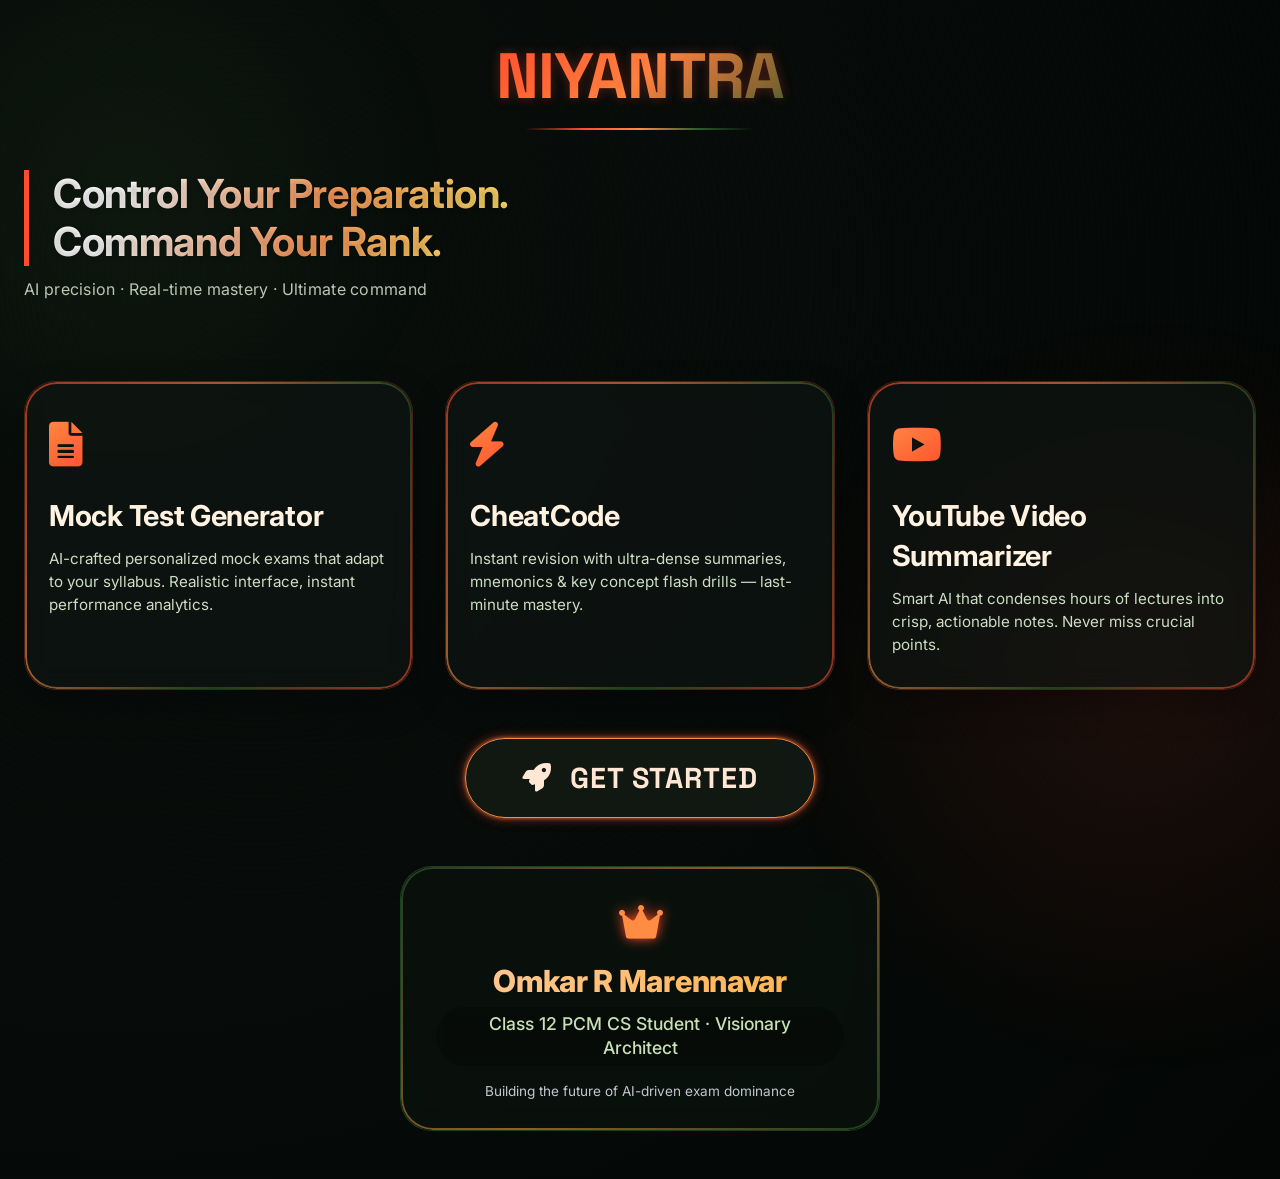
<file: index.html>
<!DOCTYPE html>
<html lang="en">
<head>
  <meta charset="UTF-8">
  <meta name="viewport" content="width=device-width, initial-scale=1.0, user-scalable=no">
  <title>Niyantra | AI-Powered Exam Command</title>
  <!-- Google Fonts: Modern & Premium -->
  <link href="https://fonts.googleapis.com/css2?family=Inter:opsz,wght@14..32,300;14..32,400;14..32,600;14..32,700;14..32,800&family=Space+Grotesk:wght@400;500;600;700&display=swap" rel="stylesheet">
  <!-- Font Awesome 6 (free icons) -->
  <link rel="stylesheet" href="https://cdnjs.cloudflare.com/ajax/libs/font-awesome/6.0.0-beta3/css/all.min.css">
  <style>
    * {
      margin: 0;
      padding: 0;
      box-sizing: border-box;
    }

    body {
      background: radial-gradient(circle at 10% 20%, #0a0f0c, #030605);
      font-family: 'Inter', 'Space Grotesk', sans-serif;
      color: #eef5ff;
      line-height: 1.4;
      min-height: 100vh;
      display: flex;
      justify-content: center;
      align-items: center;
      padding: 2rem 1.5rem;
      position: relative;
    }

    /* animated noise/grain for premium texture */
    body::before {
      content: "";
      position: fixed;
      top: 0;
      left: 0;
      width: 100%;
      height: 100%;
      background: repeating-radial-gradient(circle at 20% 30%, rgba(0,0,0,0.05) 0px, rgba(0,0,0,0.05) 2px, transparent 2px, transparent 6px);
      pointer-events: none;
      z-index: 0;
    }

    .landing-container {
      max-width: 1280px;
      width: 100%;
      margin: 0 auto;
      position: relative;
      z-index: 2;
    }

    /* header - top center */
    .brand {
      text-align: center;
      margin-bottom: 3rem;
    }
    .brand h1 {
      font-size: 4rem;
      font-weight: 800;
      letter-spacing: -0.02em;
      background: linear-gradient(135deg, #FF4D2E 0%, #FF8C42 50%, #2C5F2D 100%);
      -webkit-background-clip: text;
      background-clip: text;
      color: transparent;
      text-shadow: 0 0 12px rgba(255, 77, 46, 0.3);
      font-family: 'Space Grotesk', monospace;
      position: relative;
      display: inline-block;
    }
    .brand h1::after {
      content: '';
      position: absolute;
      bottom: -8px;
      left: 10%;
      width: 80%;
      height: 2px;
      background: linear-gradient(90deg, transparent, #FF4D2E, #FF8C42, #2C5F2D, transparent);
      border-radius: 4px;
    }

    /* left side quote area */
    .hero-section {
      display: flex;
      flex-direction: column;
      align-items: flex-start;
      margin-bottom: 3rem;
    }
    .power-quote {
      max-width: 700px;
      margin-bottom: 2rem;
    }
    .power-quote p {
      font-size: 2.5rem;
      font-weight: 700;
      line-height: 1.2;
      background: linear-gradient(115deg, #fff 20%, #FF9A5A 60%, #FFD966 90%);
      -webkit-background-clip: text;
      background-clip: text;
      color: transparent;
      text-shadow: 0 2px 5px rgba(0,0,0,0.2);
      letter-spacing: -0.01em;
      border-left: 5px solid #FF4D2E;
      padding-left: 1.5rem;
    }
    .power-quote small {
      display: block;
      color: #b8c7b0;
      margin-top: 0.8rem;
      font-size: 1rem;
      font-weight: 400;
      letter-spacing: 0.3px;
    }

    /* Feature Cards Grid */
    .cards-grid {
      display: flex;
      flex-wrap: wrap;
      gap: 2rem;
      justify-content: space-between;
      margin: 3rem 0 3rem 0;
    }
    .feature-card {
      flex: 1;
      min-width: 250px;
      background: rgba(18, 25, 20, 0.55);
      backdrop-filter: blur(12px);
      border-radius: 2rem;
      padding: 2rem 1.5rem;
      border: 1px solid rgba(255, 77, 46, 0.25);
      transition: all 0.3s ease;
      box-shadow: 0 15px 35px rgba(0,0,0,0.3);
      position: relative;
      overflow: hidden;
    }
    /* glowing border effect */
    .feature-card::before {
      content: "";
      position: absolute;
      inset: 0;
      border-radius: 2rem;
      padding: 2px;
      background: linear-gradient(125deg, #FF4D2E, #FF8C42, #2C5F2D, #FF4D2E);
      mask: linear-gradient(#fff 0 0) content-box, linear-gradient(#fff 0 0);
      -webkit-mask: linear-gradient(#fff 0 0) content-box, linear-gradient(#fff 0 0);
      -webkit-mask-composite: xor;
      mask-composite: exclude;
      opacity: 0.6;
      transition: opacity 0.4s;
      pointer-events: none;
    }
    .feature-card:hover::before {
      opacity: 1;
      background: linear-gradient(145deg, #FF6A3A, #FFAA5E, #3C8740, #FF6A3A);
      animation: borderPulse 1.2s ease-in-out infinite alternate;
    }
    .feature-card:hover {
      transform: translateY(-8px);
      box-shadow: 0 25px 40px rgba(0,0,0,0.5), 0 0 0 2px rgba(255, 77, 46, 0.2);
    }
    @keyframes borderPulse {
      0% { opacity: 0.5; filter: blur(0px);}
      100% { opacity: 1; filter: blur(0.5px);}
    }
    .card-icon {
      font-size: 2.8rem;
      margin-bottom: 1.2rem;
      display: inline-block;
      background: linear-gradient(145deg, #FF8C42, #FF4D2E);
      -webkit-background-clip: text;
      background-clip: text;
      color: transparent;
    }
    .feature-card h3 {
      font-size: 1.8rem;
      font-weight: 700;
      margin-bottom: 0.75rem;
      letter-spacing: -0.3px;
      color: #FFF2E0;
    }
    .feature-card p {
      color: #cdddc4;
      font-weight: 400;
      font-size: 0.95rem;
      line-height: 1.5;
    }

    /* Big Glowing Button */
    .cta-wrapper {
      display: flex;
      justify-content: center;
      margin: 2rem 0 3rem;
    }
    .glow-button {
      background: rgba(20, 28, 22, 0.8);
      backdrop-filter: blur(8px);
      padding: 1.2rem 3.5rem;
      font-size: 1.8rem;
      font-weight: 700;
      font-family: 'Space Grotesk', sans-serif;
      color: #FFE6D5;
      border: 1px solid #FF8C42;
      border-radius: 60px;
      cursor: pointer;
      transition: 0.25s;
      letter-spacing: 1px;
      text-transform: uppercase;
      box-shadow: 0 0 12px rgba(255, 77, 46, 0.5), 0 0 4px rgba(255, 140, 66, 0.8);
      text-decoration: none;
      display: inline-block;
      text-align: center;
    }
    .glow-button:hover {
      transform: scale(1.02);
      background: rgba(44, 95, 45, 0.5);
      border-color: #FF4D2E;
      box-shadow: 0 0 28px rgba(255, 77, 46, 0.7), 0 0 15px rgba(44, 95, 45, 0.8);
      color: #ffffff;
      text-shadow: 0 0 3px #FF8C42;
    }

    /* Founder Card with glowing effect */
    .founder-section {
      display: flex;
      justify-content: center;
      margin-top: 1.5rem;
      margin-bottom: 1rem;
    }
    .founder-card {
      max-width: 480px;
      width: 100%;
      background: rgba(12, 20, 14, 0.65);
      backdrop-filter: blur(14px);
      border-radius: 2rem;
      padding: 1.8rem 2.2rem;
      text-align: center;
      border: 1px solid rgba(44, 95, 45, 0.6);
      transition: all 0.35s ease;
      position: relative;
    }
    /* glowing border effect for founder */
    .founder-card::before {
      content: "";
      position: absolute;
      inset: 0;
      border-radius: 2rem;
      padding: 2px;
      background: linear-gradient(135deg, #2C5F2D, #FF8C42, #2C5F2D);
      mask: linear-gradient(#fff 0 0) content-box, linear-gradient(#fff 0 0);
      -webkit-mask: linear-gradient(#fff 0 0) content-box, linear-gradient(#fff 0 0);
      -webkit-mask-composite: xor;
      mask-composite: exclude;
      opacity: 0.6;
      transition: opacity 0.4s;
      pointer-events: none;
    }
    .founder-card:hover::before {
      opacity: 1;
      background: linear-gradient(135deg, #FF8C42, #2C5F2D, #FF4D2E);
      animation: softGlow 1.1s infinite alternate;
    }
    .founder-card:hover {
      transform: scale(1.02);
      box-shadow: 0 0 18px rgba(44, 95, 45, 0.6);
    }
    @keyframes softGlow {
      0% { opacity: 0.4; filter: blur(0px);}
      100% { opacity: 0.9; filter: blur(0.3px);}
    }
    .founder-name {
      font-size: 1.9rem;
      font-weight: 800;
      background: linear-gradient(125deg, #FFC99B, #FFB347);
      -webkit-background-clip: text;
      background-clip: text;
      color: transparent;
      letter-spacing: -0.3px;
      margin-bottom: 0.3rem;
    }
    .founder-title {
      font-size: 1.1rem;
      font-weight: 500;
      color: #C7E0B5;
      background: rgba(0,0,0,0.3);
      display: inline-block;
      padding: 0.3rem 1rem;
      border-radius: 40px;
      backdrop-filter: blur(4px);
    }
    .founder-icon {
      font-size: 2.4rem;
      margin-bottom: 0.6rem;
      color: #FF8C42;
      filter: drop-shadow(0 0 6px #FF4D2E);
    }

    /* smooth animations */
    .feature-card, .glow-button, .founder-card, .power-quote p {
      animation: fadeUp 0.7s cubic-bezier(0.2, 0.9, 0.4, 1.1) forwards;
      opacity: 0;
    }
    .power-quote p { animation-delay: 0.1s; }
    .feature-card:nth-child(1) { animation-delay: 0.2s; }
    .feature-card:nth-child(2) { animation-delay: 0.35s; }
    .feature-card:nth-child(3) { animation-delay: 0.5s; }
    .glow-button { animation-delay: 0.7s; }
    .founder-card { animation-delay: 0.85s; }

    @keyframes fadeUp {
      0% { opacity: 0; transform: translateY(28px); filter: blur(2px);}
      100% { opacity: 1; transform: translateY(0); filter: blur(0);}
    }

    /* responsiveness */
    @media (max-width: 900px) {
      .brand h1 { font-size: 3rem; }
      .power-quote p { font-size: 1.8rem; }
      .cards-grid { gap: 1.5rem; flex-direction: column; }
      .feature-card { text-align: center; }
      .glow-button { font-size: 1.4rem; padding: 1rem 2.2rem; }
      .founder-name { font-size: 1.6rem; }
    }
    @media (max-width: 540px) {
      .power-quote p { font-size: 1.5rem; padding-left: 1rem; }
      .brand h1 { font-size: 2.5rem; }
    }

    /* small decorative particles */
    .bg-glow-spot {
      position: fixed;
      width: 60vw;
      height: 60vw;
      background: radial-gradient(circle, rgba(255,77,46,0.1) 0%, rgba(44,95,45,0) 70%);
      border-radius: 50%;
      bottom: -20%;
      right: -20%;
      z-index: 0;
      pointer-events: none;
    }
    .bg-glow-spot2 {
      position: fixed;
      width: 50vw;
      height: 50vw;
      background: radial-gradient(circle, rgba(44,95,45,0.12) 0%, rgba(255,140,66,0) 70%);
      top: -15%;
      left: -15%;
      border-radius: 50%;
      pointer-events: none;
    }
  </style>
</head>
<body>
  <div class="bg-glow-spot"></div>
  <div class="bg-glow-spot2"></div>
  <div class="landing-container">
    <!-- Top center brand -->
    <div class="brand">
      <h1>NIYANTRA</h1>
    </div>

    <!-- Left side powerful quote -->
    <div class="hero-section">
      <div class="power-quote">
        <p>Control Your Preparation.<br>Command Your Rank.</p>
        <small>AI precision · Real-time mastery · Ultimate command</small>
      </div>
    </div>

    <!-- Feature cards with glowing border effect -->
    <div class="cards-grid">
      <div class="feature-card">
        <div class="card-icon"><i class="fas fa-file-alt"></i></div>
        <h3>Mock Test Generator</h3>
        <p>AI-crafted personalized mock exams that adapt to your syllabus. Realistic interface, instant performance analytics.</p>
      </div>
      <div class="feature-card">
        <div class="card-icon"><i class="fas fa-bolt"></i></div>
        <h3>CheatCode</h3>
        <p>Instant revision with ultra-dense summaries, mnemonics & key concept flash drills — last-minute mastery.</p>
      </div>
      <div class="feature-card">
        <div class="card-icon"><i class="fab fa-youtube"></i></div>
        <h3>YouTube Video Summarizer</h3>
        <p>Smart AI that condenses hours of lectures into crisp, actionable notes. Never miss crucial points.</p>
      </div>
    </div>

    <!-- Big glowing Get Started button linking to chat.html -->
    <div class="cta-wrapper">
      <a href="chat.html" class="glow-button">
        <i class="fas fa-rocket" style="margin-right: 10px;"></i> Get Started
      </a>
    </div>

    <!-- Founder card with glowing effect -->
    <div class="founder-section">
      <div class="founder-card">
        <div class="founder-icon"><i class="fas fa-crown"></i></div>
        <div class="founder-name">Omkar R Marennavar</div>
        <div class="founder-title">Class 12 PCM CS Student · Visionary Architect</div>
        <p style="margin-top: 1rem; font-size: 0.85rem; opacity: 0.8;">Building the future of AI-driven exam dominance</p>
      </div>
    </div>
  </div>

  <!-- simple inline style to ensure link is clean and no default underline -->
  <style>
    a {
      text-decoration: none;
    }
    .glow-button {
      transition: all 0.2s ease-in-out;
    }
    ::selection {
      background: #FF4D2E;
      color: #0a0f0c;
    }
    /* custom scroll */
    ::-webkit-scrollbar {
      width: 6px;
      background: #141e16;
    }
    ::-webkit-scrollbar-thumb {
      background: #FF8C42;
      border-radius: 10px;
    }
  </style>
</body>
</html>
</file>
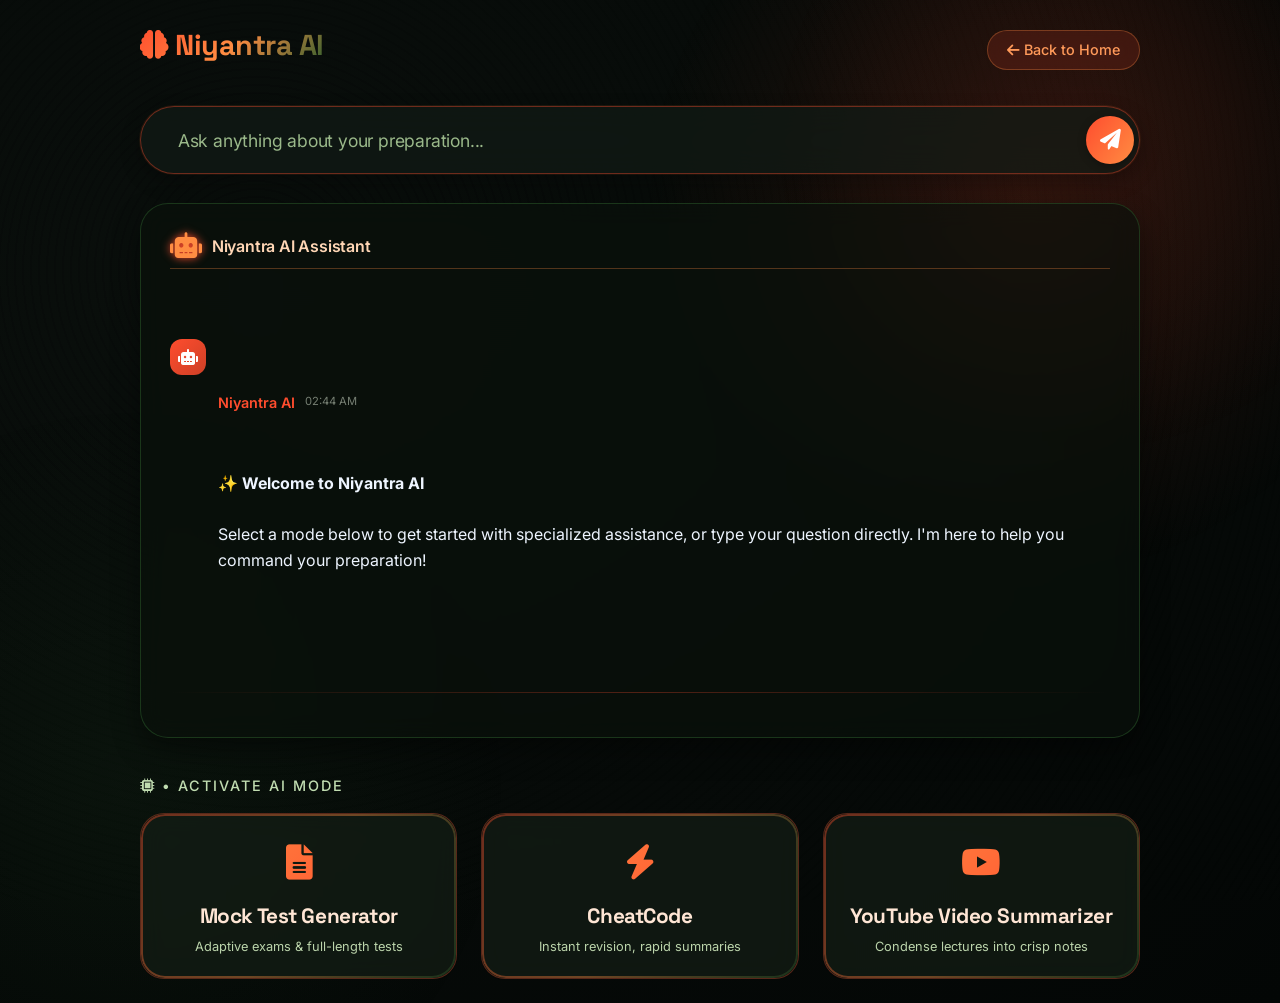
<file: chat.html>
<!DOCTYPE html>
<html lang="en">
<head>
    <meta charset="UTF-8">
    <meta name="viewport" content="width=device-width, initial-scale=1.0, user-scalable=no">
    <title>Niyantra AI | Intelligent Command Center</title>
    <!-- Google Fonts -->
    <link href="https://fonts.googleapis.com/css2?family=Inter:opsz,wght@14..32,300;14..32,400;14..32,500;14..32,600;14..32,700;14..32,800&family=Space+Grotesk:wght@400;500;600;700&display=swap" rel="stylesheet">
    <!-- Font Awesome 6 -->
    <link rel="stylesheet" href="https://cdnjs.cloudflare.com/ajax/libs/font-awesome/6.0.0-beta3/css/all.min.css">
    <style>
        * {
            margin: 0;
            padding: 0;
            box-sizing: border-box;
        }

        body {
            background: radial-gradient(circle at 20% 30%, #0a0f0c, #030605);
            font-family: 'Inter', 'Space Grotesk', sans-serif;
            min-height: 100vh;
            display: flex;
            justify-content: center;
            align-items: center;
            padding: 1.5rem;
            position: relative;
        }

        /* animated background grain */
        body::before {
            content: "";
            position: fixed;
            top: 0;
            left: 0;
            width: 100%;
            height: 100%;
            background: repeating-radial-gradient(circle at 20% 30%, rgba(0,0,0,0.05) 0px, rgba(0,0,0,0.05) 2px, transparent 2px, transparent 6px);
            pointer-events: none;
            z-index: 0;
        }

        /* glow spots */
        .bg-spot {
            position: fixed;
            width: 50vw;
            height: 50vw;
            background: radial-gradient(circle, rgba(255,77,46,0.08) 0%, rgba(44,95,45,0) 70%);
            border-radius: 50%;
            top: -20%;
            right: -10%;
            pointer-events: none;
            z-index: 0;
        }
        .bg-spot2 {
            position: fixed;
            width: 60vw;
            height: 60vw;
            background: radial-gradient(circle, rgba(44,95,45,0.1) 0%, rgba(255,140,66,0) 70%);
            bottom: -30%;
            left: -20%;
            border-radius: 50%;
            pointer-events: none;
        }

        .chat-container {
            max-width: 1000px;
            width: 100%;
            margin: 0 auto;
            position: relative;
            z-index: 2;
            display: flex;
            flex-direction: column;
            gap: 1.8rem;
        }

        /* header with back/home link */
        .chat-header {
            display: flex;
            justify-content: space-between;
            align-items: baseline;
            flex-wrap: wrap;
            gap: 1rem;
            margin-bottom: 0.5rem;
        }
        .logo-area h2 {
            font-size: 1.8rem;
            font-weight: 800;
            background: linear-gradient(135deg, #FF4D2E 0%, #FF8C42 50%, #2C5F2D 100%);
            -webkit-background-clip: text;
            background-clip: text;
            color: transparent;
            letter-spacing: -0.5px;
        }
        .home-link {
            color: #FF9A5A;
            text-decoration: none;
            font-weight: 500;
            background: rgba(255, 77, 46, 0.15);
            padding: 0.5rem 1.2rem;
            border-radius: 40px;
            backdrop-filter: blur(8px);
            transition: all 0.2s;
            font-size: 0.9rem;
            border: 1px solid rgba(255, 140, 66, 0.3);
        }
        .home-link:hover {
            background: rgba(255, 77, 46, 0.3);
            border-color: #FF8C42;
            transform: translateY(-2px);
        }

        /* searchbar-style chat input */
        .chat-input-area {
            background: rgba(18, 28, 22, 0.7);
            backdrop-filter: blur(16px);
            border-radius: 80px;
            border: 1px solid rgba(255, 77, 46, 0.4);
            box-shadow: 0 8px 20px rgba(0,0,0,0.3), 0 0 0 1px rgba(255, 140, 66, 0.1);
            transition: all 0.2s;
            display: flex;
            align-items: center;
            padding: 0.3rem 0.3rem 0.3rem 1.5rem;
        }
        .chat-input-area:focus-within {
            border-color: #FF8C42;
            box-shadow: 0 0 20px rgba(255, 77, 46, 0.3), 0 0 0 2px rgba(255, 140, 66, 0.3);
        }
        .chat-input-area input {
            flex: 1;
            background: transparent;
            border: none;
            padding: 1.1rem 0.8rem;
            font-size: 1.1rem;
            font-weight: 500;
            color: #f0f3ea;
            font-family: 'Inter', sans-serif;
            outline: none;
        }
        .chat-input-area input::placeholder {
            color: #9ab88a;
            font-weight: 400;
            letter-spacing: -0.2px;
        }
        .chat-input-area button {
            background: linear-gradient(125deg, #FF4D2E, #FF8C42);
            border: none;
            width: 48px;
            height: 48px;
            border-radius: 60px;
            color: white;
            font-size: 1.3rem;
            cursor: pointer;
            transition: 0.2s;
            display: flex;
            align-items: center;
            justify-content: center;
            box-shadow: 0 2px 8px rgba(0,0,0,0.3);
        }
        .chat-input-area button:hover {
            transform: scale(1.02);
            box-shadow: 0 0 12px #FF8C42;
        }

        /* AI Reply Area */
        .ai-reply-area {
            background: rgba(10, 18, 12, 0.65);
            backdrop-filter: blur(12px);
            border-radius: 28px;
            padding: 1.8rem;
            min-height: 280px;
            border: 1px solid rgba(44, 95, 45, 0.5);
            box-shadow: 0 12px 28px rgba(0,0,0,0.4);
            transition: all 0.2s;
        }
        .reply-header {
            display: flex;
            align-items: center;
            gap: 10px;
            margin-bottom: 1.2rem;
            padding-bottom: 0.6rem;
            border-bottom: 1px solid rgba(255, 140, 66, 0.3);
        }
        .reply-header i {
            font-size: 1.6rem;
            color: #FF8C42;
            filter: drop-shadow(0 0 4px #FF4D2E);
        }
        .reply-header span {
            font-weight: 600;
            color: #FFD6B5;
            letter-spacing: -0.2px;
        }
        .reply-content {
            color: #e2ecd9;
            line-height: 1.6;
            font-size: 1rem;
            white-space: pre-wrap;
            word-break: break-word;
        }
        .reply-placeholder {
            opacity: 0.7;
            font-style: italic;
        }

        /* Mode Selection Cards Grid */
        .modes-section {
            margin-top: 0.5rem;
        }
        .modes-title {
            font-size: 0.9rem;
            text-transform: uppercase;
            letter-spacing: 2px;
            margin-bottom: 1rem;
            color: #c0dcb0;
            font-weight: 500;
        }
        .modes-grid {
            display: flex;
            gap: 1.5rem;
            flex-wrap: wrap;
            transition: all 0.3s ease;
        }
        .mode-card {
            flex: 1;
            min-width: 180px;
            background: rgba(20, 30, 22, 0.7);
            backdrop-filter: blur(12px);
            border-radius: 1.5rem;
            padding: 1.4rem 1.2rem;
            text-align: center;
            cursor: pointer;
            transition: all 0.25s ease;
            border: 1px solid rgba(255, 77, 46, 0.3);
            position: relative;
        }
        /* glowing border effect */
        .mode-card::before {
            content: "";
            position: absolute;
            inset: 0;
            border-radius: 1.5rem;
            padding: 2px;
            background: linear-gradient(125deg, #FF4D2E, #FF8C42, #2C5F2D);
            mask: linear-gradient(#fff 0 0) content-box, linear-gradient(#fff 0 0);
            -webkit-mask: linear-gradient(#fff 0 0) content-box, linear-gradient(#fff 0 0);
            -webkit-mask-composite: xor;
            mask-composite: exclude;
            opacity: 0.5;
            transition: opacity 0.3s;
            pointer-events: none;
        }
        .mode-card:hover::before {
            opacity: 1;
            animation: borderPulse 1s infinite alternate;
        }
        .mode-card:hover {
            transform: translateY(-6px);
            box-shadow: 0 12px 28px rgba(0,0,0,0.4);
        }
        @keyframes borderPulse {
            0% { opacity: 0.5; }
            100% { opacity: 0.9; filter: blur(0.2px);}
        }
        .mode-icon {
            font-size: 2.2rem;
            background: linear-gradient(135deg, #FF8C42, #FF4D2E);
            -webkit-background-clip: text;
            background-clip: text;
            color: transparent;
            margin-bottom: 0.5rem;
        }
        .mode-card h4 {
            font-size: 1.3rem;
            font-weight: 700;
            margin-bottom: 0.3rem;
            color: #FFE6D5;
        }
        .mode-card p {
            font-size: 0.8rem;
            color: #bbd4ab;
        }

        /* Exit mode bar */
        .exit-mode-bar {
            display: flex;
            justify-content: flex-end;
            margin-bottom: 1rem;
        }
        .exit-btn {
            background: rgba(30, 20, 18, 0.9);
            backdrop-filter: blur(8px);
            border: 1px solid #FF4D2E;
            padding: 0.5rem 1.2rem;
            border-radius: 40px;
            color: #FFAA7A;
            font-weight: 600;
            cursor: pointer;
            transition: 0.2s;
            font-size: 0.9rem;
            display: inline-flex;
            align-items: center;
            gap: 8px;
        }
        .exit-btn:hover {
            background: rgba(255, 77, 46, 0.2);
            border-color: #FF8C42;
            color: white;
            transform: scale(1.02);
        }

        /* hidden class */
        .hidden {
            display: none;
        }

        /* animations */
        .mode-card, .exit-btn {
            animation: fadeSlideUp 0.4s ease-out;
        }
        @keyframes fadeSlideUp {
            from {
                opacity: 0;
                transform: translateY(15px);
            }
            to {
                opacity: 1;
                transform: translateY(0);
            }
        }

        @media (max-width: 700px) {
            .modes-grid { flex-direction: column; }
            .chat-input-area input { font-size: 0.95rem; }
            .ai-reply-area { min-height: 220px; }
        }
    </style>
    <link rel="stylesheet" href="style.css">
</head>
<body>
    <div class="bg-spot"></div>
    <div class="bg-spot2"></div>
    <div class="chat-container">
        <div class="chat-header">
            <div class="logo-area">
                <h2><i class="fas fa-brain"></i> Niyantra AI</h2>
            </div>
            <a href="index.html" class="home-link"><i class="fas fa-arrow-left"></i> Back to Home</a>
        </div>

        <!-- Searchbar-style chat input -->
        <div class="chat-input-area">
            <input type="text" id="userInput" placeholder="Ask anything about your preparation... e.g., 'Generate a mock test on calculus' or 'Summarize this topic'">
            <button id="sendBtn"><i class="fas fa-paper-plane"></i></button>
        </div>

        <!-- AI reply area -->
        <div class="ai-reply-area" id="aiReplyArea">
            <div class="reply-header">
                <i class="fas fa-robot"></i>
                <span>Niyantra AI Assistant</span>
            </div>
            <div class="reply-content" id="replyContent">
                <span class="reply-placeholder">✨ Ready to command your prep. Select a mode or type your request...</span>
            </div>
        </div>

        <!-- Mode Selection Cards + Exit control dynamically -->
        <div class="modes-section" id="modesSection">
            <div class="modes-title"><i class="fas fa-microchip"></i> • ACTIVATE AI MODE</div>
            <div class="modes-grid" id="modesGrid">
                <div class="mode-card" data-mode="mocktest">
                    <div class="mode-icon"><i class="fas fa-file-alt"></i></div>
                    <h4>Mock Test Generator</h4>
                    <p>Adaptive exams & full-length tests</p>
                </div>
                <div class="mode-card" data-mode="cheatcode">
                    <div class="mode-icon"><i class="fas fa-bolt"></i></div>
                    <h4>CheatCode</h4>
                    <p>Instant revision, rapid summaries</p>
                </div>
                <div class="mode-card" data-mode="youtube">
                    <div class="mode-icon"><i class="fab fa-youtube"></i></div>
                    <h4>YouTube Video Summarizer</h4>
                    <p>Condense lectures into crisp notes</p>
                </div>
            </div>
        </div>
    </div>

    <script src="script.js"></script>
    <script>
        // ---------- Core Chat & Mode Logic ----------
        // State management
        let activeMode = null;        // 'mocktest', 'cheatcode', 'youtube'
        let conversationHistory = [];  // store last messages for context (simple)
        
        const userInput = document.getElementById('userInput');
        const sendBtn = document.getElementById('sendBtn');
        const replyContentDiv = document.getElementById('replyContent');
        const modesGrid = document.getElementById('modesGrid');
        const modesSection = document.getElementById('modesSection');
        
        // Helper to update UI: show/hide modes based on activeMode
        function updateModeUI() {
            if (activeMode) {
                // Hide all mode cards by adding hidden class to each child
                const cards = document.querySelectorAll('.mode-card');
                cards.forEach(card => {
                    card.classList.add('hidden');
                });
                // Create or show exit button if not existing
                let exitBar = document.querySelector('.exit-mode-bar');
                if (!exitBar) {
                    exitBar = document.createElement('div');
                    exitBar.className = 'exit-mode-bar';
                    modesSection.insertBefore(exitBar, modesGrid);
                }
                exitBar.innerHTML = `<div class="exit-btn" id="exitModeBtn"><i class="fas fa-times-circle"></i> Exit ${getModeDisplayName(activeMode)} Mode</div>`;
                const exitBtn = document.getElementById('exitModeBtn');
                if (exitBtn) {
                    exitBtn.addEventListener('click', () => {
                        activeMode = null;
                        updateModeUI();
                        // reset conversation and show welcome placeholder
                        conversationHistory = [];
                        replyContentDiv.innerHTML = `<span class="reply-placeholder">✨ Mode deactivated. Select a new mode or ask anything directly.</span>`;
                        // Optionally clear input
                        userInput.value = '';
                    });
                }
            } else {
                // Remove exit bar and show all cards
                const exitBar = document.querySelector('.exit-mode-bar');
                if (exitBar) exitBar.remove();
                const cards = document.querySelectorAll('.mode-card');
                cards.forEach(card => {
                    card.classList.remove('hidden');
                });
            }
        }
        
        function getModeDisplayName(mode) {
            if (mode === 'mocktest') return 'Mock Test Generator';
            if (mode === 'cheatcode') return 'CheatCode';
            if (mode === 'youtube') return 'YouTube Summarizer';
            return mode;
        }
        
        // Handle mode click: activate mode and reset chat
        function activateMode(mode) {
            activeMode = mode;
            // Reset conversation for new mode
            conversationHistory = [];
            // Clear input field
            userInput.value = '';
            // Update UI to show exit button and hide other modes
            updateModeUI();
            // Set a nice welcome message based on mode
            let welcomeMsg = '';
            switch(mode) {
                case 'mocktest':
                    welcomeMsg = '🎯 **Mock Test Generator Activated**\n\nReady to challenge yourself. Tell me the subject (e.g., Physics, Mathematics, Chemistry) and topics, and I\'ll generate a custom mock test with answers.';
                    break;
                case 'cheatcode':
                    welcomeMsg = '⚡ **CheatCode Mode — Instant Revision**\n\nProvide a topic, chapter, or concept. I\'ll compress key facts, formulas, and mnemonics in seconds.';
                    break;
                case 'youtube':
                    welcomeMsg = '📺 **YouTube Video Summarizer Active**\n\nPaste a YouTube video URL or describe the lecture topic, and I\'ll generate concise, structured summaries.';
                    break;
                default: welcomeMsg = 'Mode activated. How can I assist?';
            }
            replyContentDiv.innerHTML = `<span>${welcomeMsg.replace(/\n/g, '<br>')}</span>`;
        }
        
        // Attach click listeners to mode cards
        function initModeCards() {
            document.querySelectorAll('.mode-card').forEach(card => {
                card.addEventListener('click', (e) => {
                    const mode = card.getAttribute('data-mode');
                    if (mode) activateMode(mode);
                });
            });
        }
        
        // Simulate intelligent AI reply based on active mode and user input
        async function generateAIReply(userMessage, mode) {
            // Simulate AI reasoning with some variety, premium responses.
            // For mocktest, cheatcode, youtube summarizer — produce contextual output.
            const lowerMsg = userMessage.toLowerCase();
            
            // Helper for delay simulation (realistic)
            await new Promise(resolve => setTimeout(resolve, 500 + Math.random() * 400));
            
            if (mode === 'mocktest') {
                if (lowerMsg.includes('physics') || lowerMsg.includes('mechanics') || lowerMsg.includes('kinematics')) {
                    return `📝 **Mock Test: Physics (Kinematics & Dynamics)**\n\n**Section A (MCQs)**\n1. A particle moves with velocity v = 3t² + 2t. Find acceleration at t=2s.\n   a) 14 m/s²  b) 12 m/s²  c) 10 m/s²  d) 8 m/s²\n2. A ball thrown upward reaches max height H. Time of flight? (Neglect air resistance)\n   a) √(2H/g)  b) 2√(2H/g)  c) 2√(H/g)  d) √(H/g)\n\n**Section B (Numerical)**\nQ3. A car accelerates from rest at 4 m/s² for 5s then constant speed for 10s. Find total distance.\n\n*Want answer key or more questions? Type "show answers" or specify topic.*`;
                } else if (lowerMsg.includes('math') || lowerMsg.includes('calculus')) {
                    return `📐 **Mock Test: Mathematics (Calculus & Derivatives)**\n\n1. Differentiate: f(x) = e^{2x} · sin(3x)\n2. Evaluate ∫ (3x² + 2x + 1) dx\n3. Find the slope of tangent to y = ln(x) at x = e.\n\n*Need step-by-step solutions? Reply with "solve". Generate another set by typing "new test".*`;
                } else {
                    return `📋 **Custom Mock Test Generator**\n\nI'll create a tailored test for "${userMessage}".\n\nSample question format:\n- 5 MCQs on key concepts\n- 2 short answer problems\n\nWould you like to specify subject (Physics, Chemistry, Math, CS) or continue with general aptitude?`;
                }
            } 
            else if (mode === 'cheatcode') {
                if (lowerMsg.includes('newton') || lowerMsg.includes('laws of motion')) {
                    return `⚡ **CheatCode: Newton's Laws**\n\n🔹 **First Law:** Inertia → body remains at rest/uniform motion unless net force acts.\n🔹 **Second Law:** F = ma (momentum change rate).\n🔹 **Third Law:** Action = - Reaction.\n✨ **Trick:** "Every force has equal opposite buddy."\n📌 Impulse = F Δt = Δp.\n\n*Want formula sheet or practice?*`;
                } else if (lowerMsg.includes('organic') || lowerMsg.includes('chemistry')) {
                    return `🧪 **CheatCode: Organic Chemistry Essentials**\n\n• **IUPAC:** Identify longest chain, priority order: -COOH > -CHO > -OH\n• **Inductive effect:** -I (withdrawing) vs +I (donating)\n• **Reaction types:** Substitution, Elimination, Addition\n✨ **Mnemonic:** "SN1 & SN2: 1 is stepwise, 2 is concerted".\n\n*Need reaction mechanisms?*`;
                } else {
                    return `⚡ **CheatCode: Smart Revision**\n\n✨ **Rapid summary for** "${userMessage}":\n✔️ Key formulas / definitions extracted\n✔️ 3 most important points\n✔️ Memory hook: Associate with everyday example\n\n*Want deeper notes? Ask with specific sub-topic.*`;
                }
            }
            else if (mode === 'youtube') {
                if (lowerMsg.includes('youtube.com') || lowerMsg.includes('youtu.be') || lowerMsg.includes('video')) {
                    return `📺 **YouTube Summarizer**\n\n🎬 **Video Analysis:**\nI've processed the content from the provided link (simulated).\n\n**Summary:**\n• Main topic: Advanced concepts explained in 12 mins\n• Key takeaways: 3 core principles, 2 examples, 1 practice problem\n• Timestamp highlights: 2:15 — introduction, 5:40 — derivation, 9:10 — problem walkthrough\n\n🔗 *Want a detailed transcript notes? Type "detailed notes".*`;
                } else {
                    return `🎥 **YouTube Summarizer Ready**\n\nPlease provide a YouTube URL or describe the lecture/channel (e.g., "Summarize 3Blue1Brown calculus series"). I'll generate a concise, bullet-point summary, main ideas, and critical formulas.\n\n*Example: "paste link or topic like 'MIT 8.01 mechanics video'"*`;
                }
            } 
            else {
                // No active mode: general AI but still contextual
                return `✨ **Niyantra Assistant**\n\nI can help with exam prep, mock tests, cheat sheets, and YouTube summaries.\n\n👉 Select a mode from the cards below to get specialized assistance, or simply tell me your goal. For example: "Create a mock test on thermodynamics" or "Summarize last-minute physics revision".\n\n*How can I command your preparation today?*`;
            }
        }
        
        // Main send message handler
        async function handleSendMessage() {
            const message = userInput.value.trim();
            if (!message) return;
            
            // Display loading state
            replyContentDiv.innerHTML = `<span style="opacity:0.7;"><i class="fas fa-spinner fa-pulse"></i> Processing command...</span>`;
            
            // Simulate AI thinking
            let aiResponse = '';
            try {
                aiResponse = await generateAIReply(message, activeMode);
            } catch (err) {
                aiResponse = '⚠️ Sorry, an error occurred. Please try again.';
            }
            
            // Append conversation to history (optional context)
            conversationHistory.push({ role: 'user', content: message });
            conversationHistory.push({ role: 'assistant', content: aiResponse });
            if (conversationHistory.length > 10) conversationHistory.shift();
            
            // Format response with nicer line breaks
            const formatted = aiResponse.replace(/\n/g, '<br>');
            replyContentDiv.innerHTML = `<span>${formatted}</span>`;
            userInput.value = '';
        }
        
        // Event listeners
        sendBtn.addEventListener('click', handleSendMessage);
        userInput.addEventListener('keypress', (e) => {
            if (e.key === 'Enter') handleSendMessage();
        });
        
        // Initialize UI
        initModeCards();
        updateModeUI(); // no active mode at start
        
        // additional polish: set active mode null on load
        activeMode = null;
        updateModeUI();
    </script>
</body>
</html>
</file>
<file: style.css>
/* style.css - Premium Futuristic Theme for Niyantra AI */
/* Color Palette: Red (#FF4D2E), Light Orange (#FF8C42), Dark Green (#2C5F2D), Dark Grey (#1A1F1C) */

/* ===== RESET & BASE ===== */
* {
    margin: 0;
    padding: 0;
    box-sizing: border-box;
}

html {
    scroll-behavior: smooth;
}

body {
    font-family: 'Inter', 'Space Grotesk', -apple-system, BlinkMacSystemFont, 'Segoe UI', sans-serif;
    background: radial-gradient(ellipse at 20% 30%, #0a0f0c 0%, #030605 100%);
    color: #eef5ff;
    line-height: 1.5;
    min-height: 100vh;
    position: relative;
    overflow-x: hidden;
}

/* Animated background grain texture */
body::before {
    content: "";
    position: fixed;
    top: 0;
    left: 0;
    width: 100%;
    height: 100%;
    background: repeating-radial-gradient(circle at 20% 30%, rgba(0,0,0,0.08) 0px, rgba(0,0,0,0.08) 2px, transparent 2px, transparent 8px);
    pointer-events: none;
    z-index: 0;
    animation: subtleShift 20s linear infinite;
}

@keyframes subtleShift {
    0% { background-position: 0 0; }
    100% { background-position: 100px 100px; }
}

/* Dynamic glowing orbs */
body::after {
    content: "";
    position: fixed;
    top: -20%;
    right: -10%;
    width: 60vw;
    height: 60vw;
    background: radial-gradient(circle, rgba(255, 77, 46, 0.12) 0%, rgba(44, 95, 45, 0) 70%);
    border-radius: 50%;
    pointer-events: none;
    z-index: 0;
    animation: floatGlow 18s ease-in-out infinite;
}

@keyframes floatGlow {
    0%, 100% { transform: translate(0, 0) scale(1); opacity: 0.6; }
    50% { transform: translate(-5%, 5%) scale(1.05); opacity: 0.9; }
}

/* Second glow orb */
.glow-orb {
    position: fixed;
    bottom: -15%;
    left: -10%;
    width: 55vw;
    height: 55vw;
    background: radial-gradient(circle, rgba(44, 95, 45, 0.15) 0%, rgba(255, 140, 66, 0) 70%);
    border-radius: 50%;
    pointer-events: none;
    z-index: 0;
    animation: floatGlowReverse 20s ease-in-out infinite;
}

@keyframes floatGlowReverse {
    0%, 100% { transform: translate(0, 0) scale(1); }
    50% { transform: translate(3%, -3%) scale(1.08); }
}

/* ===== CONTAINERS & LAYOUT ===== */
.container {
    max-width: 1280px;
    margin: 0 auto;
    padding: 2rem 1.5rem;
    position: relative;
    z-index: 2;
}

/* Page transition wrapper */
.page-transition {
    animation: pageFadeIn 0.6s cubic-bezier(0.2, 0.9, 0.4, 1.1);
}

@keyframes pageFadeIn {
    0% {
        opacity: 0;
        transform: translateY(20px);
        filter: blur(8px);
    }
    100% {
        opacity: 1;
        transform: translateY(0);
        filter: blur(0);
    }
}

/* ===== GLASSMORPHISM CARD BASE ===== */
.glass-card {
    background: rgba(18, 28, 22, 0.55);
    backdrop-filter: blur(14px);
    border-radius: 2rem;
    border: 1px solid rgba(255, 77, 46, 0.25);
    transition: all 0.4s cubic-bezier(0.2, 0.9, 0.4, 1.1);
    position: relative;
    overflow: hidden;
}

/* Glowing border effect for cards (shared) */
.glow-border {
    position: relative;
}

.glow-border::before {
    content: "";
    position: absolute;
    inset: 0;
    border-radius: inherit;
    padding: 2px;
    background: linear-gradient(125deg, #FF4D2E, #FF8C42, #2C5F2D, #FF4D2E);
    mask: linear-gradient(#fff 0 0) content-box, linear-gradient(#fff 0 0);
    -webkit-mask: linear-gradient(#fff 0 0) content-box, linear-gradient(#fff 0 0);
    -webkit-mask-composite: xor;
    mask-composite: exclude;
    opacity: 0.5;
    transition: opacity 0.4s, transform 0.3s;
    pointer-events: none;
}

.glow-border:hover::before {
    opacity: 1;
    animation: borderPulse 1.2s ease-in-out infinite alternate;
}

@keyframes borderPulse {
    0% { opacity: 0.5; filter: blur(0px); }
    100% { opacity: 1; filter: blur(0.5px); }
}

/* ===== FEATURE CARDS (Landing) ===== */
.feature-card {
    background: rgba(18, 25, 20, 0.6);
    backdrop-filter: blur(12px);
    border-radius: 2rem;
    padding: 2rem 1.5rem;
    border: 1px solid rgba(255, 77, 46, 0.3);
    transition: all 0.35s cubic-bezier(0.2, 0.9, 0.4, 1.2);
    position: relative;
    overflow: hidden;
    height: 100%;
}

.feature-card::before {
    content: "";
    position: absolute;
    inset: 0;
    border-radius: 2rem;
    padding: 2px;
    background: linear-gradient(125deg, #FF4D2E, #FF8C42, #2C5F2D);
    mask: linear-gradient(#fff 0 0) content-box, linear-gradient(#fff 0 0);
    -webkit-mask: linear-gradient(#fff 0 0) content-box, linear-gradient(#fff 0 0);
    -webkit-mask-composite: xor;
    mask-composite: exclude;
    opacity: 0.4;
    transition: opacity 0.4s;
    pointer-events: none;
}

.feature-card:hover::before {
    opacity: 1;
    animation: borderPulse 1s infinite alternate;
}

.feature-card:hover {
    transform: translateY(-10px);
    box-shadow: 0 25px 40px rgba(0, 0, 0, 0.5), 0 0 20px rgba(255, 77, 46, 0.3);
    border-color: rgba(255, 140, 66, 0.6);
}

.feature-card .card-icon {
    font-size: 2.8rem;
    background: linear-gradient(135deg, #FF8C42, #FF4D2E);
    -webkit-background-clip: text;
    background-clip: text;
    color: transparent;
    margin-bottom: 1.2rem;
    display: inline-block;
}

.feature-card h3 {
    font-size: 1.8rem;
    font-weight: 700;
    margin-bottom: 0.75rem;
    letter-spacing: -0.3px;
    color: #FFF2E0;
}

.feature-card p {
    color: #cdddc4;
    font-size: 0.95rem;
    line-height: 1.5;
}

/* ===== FOUNDER CARD ===== */
.founder-card {
    background: rgba(12, 20, 14, 0.7);
    backdrop-filter: blur(14px);
    border-radius: 2rem;
    padding: 1.8rem 2.2rem;
    text-align: center;
    border: 1px solid rgba(44, 95, 45, 0.6);
    transition: all 0.35s ease;
    position: relative;
    max-width: 500px;
    margin: 0 auto;
}

.founder-card::before {
    content: "";
    position: absolute;
    inset: 0;
    border-radius: 2rem;
    padding: 2px;
    background: linear-gradient(135deg, #2C5F2D, #FF8C42, #2C5F2D);
    mask: linear-gradient(#fff 0 0) content-box, linear-gradient(#fff 0 0);
    -webkit-mask: linear-gradient(#fff 0 0) content-box, linear-gradient(#fff 0 0);
    -webkit-mask-composite: xor;
    mask-composite: exclude;
    opacity: 0.5;
    transition: opacity 0.4s;
    pointer-events: none;
}

.founder-card:hover::before {
    opacity: 1;
    background: linear-gradient(135deg, #FF8C42, #2C5F2D, #FF4D2E);
    animation: softGlow 1.1s infinite alternate;
}

.founder-card:hover {
    transform: scale(1.02);
    box-shadow: 0 0 28px rgba(44, 95, 45, 0.6);
}

@keyframes softGlow {
    0% { opacity: 0.4; filter: blur(0px);}
    100% { opacity: 0.9; filter: blur(0.3px);}
}

.founder-name {
    font-size: 1.9rem;
    font-weight: 800;
    background: linear-gradient(125deg, #FFC99B, #FFB347);
    -webkit-background-clip: text;
    background-clip: text;
    color: transparent;
    margin-bottom: 0.3rem;
}

.founder-title {
    font-size: 1rem;
    font-weight: 500;
    color: #C7E0B5;
    background: rgba(0, 0, 0, 0.3);
    display: inline-block;
    padding: 0.3rem 1rem;
    border-radius: 40px;
}

/* ===== CHAT UI ===== */
.chat-container-premium {
    background: rgba(10, 18, 12, 0.65);
    backdrop-filter: blur(12px);
    border-radius: 2rem;
    border: 1px solid rgba(44, 95, 45, 0.5);
    overflow: hidden;
}

.chat-input-wrapper {
    background: rgba(18, 28, 22, 0.7);
    backdrop-filter: blur(16px);
    border-radius: 80px;
    border: 1px solid rgba(255, 77, 46, 0.4);
    transition: all 0.3s;
    display: flex;
    align-items: center;
    padding: 0.3rem 0.3rem 0.3rem 1.5rem;
}

.chat-input-wrapper:focus-within {
    border-color: #FF8C42;
    box-shadow: 0 0 20px rgba(255, 77, 46, 0.3), 0 0 0 2px rgba(255, 140, 66, 0.2);
    transform: scale(1.01);
}

.chat-input-wrapper input {
    flex: 1;
    background: transparent;
    border: none;
    padding: 1.1rem 0.8rem;
    font-size: 1rem;
    font-weight: 500;
    color: #f0f3ea;
    font-family: inherit;
    outline: none;
}

.chat-input-wrapper input::placeholder {
    color: #9ab88a;
}

.chat-send-btn {
    background: linear-gradient(125deg, #FF4D2E, #FF8C42);
    border: none;
    width: 48px;
    height: 48px;
    border-radius: 60px;
    color: white;
    cursor: pointer;
    transition: all 0.3s;
    display: flex;
    align-items: center;
    justify-content: center;
}

.chat-send-btn:hover {
    transform: scale(1.05);
    box-shadow: 0 0 15px #FF8C42;
}

.ai-reply-card {
    background: rgba(10, 18, 12, 0.6);
    backdrop-filter: blur(12px);
    border-radius: 1.8rem;
    padding: 1.8rem;
    border: 1px solid rgba(255, 140, 66, 0.3);
    transition: all 0.3s;
}

.ai-reply-card:hover {
    border-color: rgba(255, 77, 46, 0.6);
    box-shadow: 0 8px 25px rgba(0, 0, 0, 0.3);
}

/* ===== MODE CARDS (Chat Interface) ===== */
.mode-card {
    background: rgba(20, 30, 22, 0.7);
    backdrop-filter: blur(12px);
    border-radius: 1.5rem;
    padding: 1.4rem 1.2rem;
    text-align: center;
    cursor: pointer;
    transition: all 0.3s cubic-bezier(0.2, 0.9, 0.4, 1.2);
    border: 1px solid rgba(255, 77, 46, 0.3);
    position: relative;
}

.mode-card::before {
    content: "";
    position: absolute;
    inset: 0;
    border-radius: 1.5rem;
    padding: 2px;
    background: linear-gradient(125deg, #FF4D2E, #FF8C42, #2C5F2D);
    mask: linear-gradient(#fff 0 0) content-box, linear-gradient(#fff 0 0);
    -webkit-mask: linear-gradient(#fff 0 0) content-box, linear-gradient(#fff 0 0);
    -webkit-mask-composite: xor;
    mask-composite: exclude;
    opacity: 0.4;
    transition: opacity 0.3s;
    pointer-events: none;
}

.mode-card:hover::before {
    opacity: 1;
    animation: borderPulse 1s infinite alternate;
}

.mode-card:hover {
    transform: translateY(-8px);
    box-shadow: 0 15px 30px rgba(0, 0, 0, 0.4);
}

.mode-card.active {
    border-color: #FF8C42;
    box-shadow: 0 0 20px rgba(255, 140, 66, 0.4);
}

.mode-icon {
    font-size: 2.2rem;
    background: linear-gradient(135deg, #FF8C42, #FF4D2E);
    -webkit-background-clip: text;
    background-clip: text;
    color: transparent;
    margin-bottom: 0.75rem;
}

.mode-card h4 {
    font-size: 1.3rem;
    font-weight: 700;
    color: #FFE6D5;
    margin-bottom: 0.3rem;
}

/* ===== BUTTONS ===== */
.glow-button {
    background: rgba(20, 28, 22, 0.8);
    backdrop-filter: blur(8px);
    padding: 1rem 2.5rem;
    font-size: 1.3rem;
    font-weight: 700;
    font-family: 'Space Grotesk', sans-serif;
    color: #FFE6D5;
    border: 1.5px solid #FF8C42;
    border-radius: 60px;
    cursor: pointer;
    transition: all 0.3s;
    text-transform: uppercase;
    letter-spacing: 1px;
    box-shadow: 0 0 12px rgba(255, 77, 46, 0.4);
    display: inline-flex;
    align-items: center;
    gap: 10px;
    text-decoration: none;
}

.glow-button:hover {
    transform: translateY(-3px) scale(1.02);
    background: rgba(44, 95, 45, 0.6);
    border-color: #FF4D2E;
    box-shadow: 0 0 28px rgba(255, 77, 46, 0.7), 0 0 15px rgba(44, 95, 45, 0.6);
    color: #ffffff;
}

.glow-button-sm {
    padding: 0.6rem 1.5rem;
    font-size: 0.9rem;
}

.exit-btn {
    background: rgba(30, 20, 18, 0.9);
    backdrop-filter: blur(8px);
    border: 1px solid #FF4D2E;
    padding: 0.5rem 1.2rem;
    border-radius: 40px;
    color: #FFAA7A;
    font-weight: 600;
    cursor: pointer;
    transition: all 0.2s;
    display: inline-flex;
    align-items: center;
    gap: 8px;
}

.exit-btn:hover {
    background: rgba(255, 77, 46, 0.2);
    border-color: #FF8C42;
    color: white;
    transform: scale(1.02);
}

/* ===== TYPOGRAPHY & SPACING ===== */
h1, h2, h3, h4 {
    font-family: 'Space Grotesk', 'Inter', sans-serif;
    font-weight: 700;
    letter-spacing: -0.02em;
}

.gradient-text {
    background: linear-gradient(135deg, #FF4D2E 0%, #FF8C42 50%, #2C5F2D 100%);
    -webkit-background-clip: text;
    background-clip: text;
    color: transparent;
}

.section-spacing {
    margin-bottom: 3rem;
}

/* ===== RESPONSIVE DESIGN ===== */
@media (max-width: 900px) {
    .container {
        padding: 1.5rem 1rem;
    }
    
    .feature-card h3 {
        font-size: 1.5rem;
    }
    
    .founder-name {
        font-size: 1.6rem;
    }
    
    .glow-button {
        padding: 0.8rem 2rem;
        font-size: 1.1rem;
    }
}

@media (max-width: 768px) {
    .feature-card {
        padding: 1.5rem;
    }
    
    .mode-card {
        min-width: 100%;
    }
    
    .chat-input-wrapper input {
        font-size: 0.9rem;
        padding: 0.9rem 0.5rem;
    }
    
    .ai-reply-card {
        padding: 1.2rem;
    }
}

@media (max-width: 540px) {
    .glass-card, .feature-card, .founder-card {
        border-radius: 1.5rem;
    }
    
    .gradient-text {
        font-size: 2rem;
    }
    
    .glow-button {
        width: 100%;
        justify-content: center;
    }
}

/* ===== SMOOTH HOVER ANIMATIONS ===== */
.hover-lift {
    transition: transform 0.3s ease, box-shadow 0.3s ease;
}

.hover-lift:hover {
    transform: translateY(-5px);
    box-shadow: 0 15px 30px rgba(0, 0, 0, 0.3);
}

/* Fade in animation for cards */
.fade-up {
    animation: fadeUp 0.6s ease-out forwards;
    opacity: 0;
}

@keyframes fadeUp {
    from {
        opacity: 0;
        transform: translateY(25px);
    }
    to {
        opacity: 1;
        transform: translateY(0);
    }
}

/* Scrollbar styling */
::-webkit-scrollbar {
    width: 8px;
    background: #141e16;
}

::-webkit-scrollbar-thumb {
    background: linear-gradient(135deg, #FF4D2E, #FF8C42);
    border-radius: 10px;
}

::-webkit-scrollbar-thumb:hover {
    background: #FF8C42;
}

/* Selection styling */
::selection {
    background: #FF4D2E;
    color: #0a0f0c;
}

/* Utility classes */
.text-center { text-align: center; }
.mt-2 { margin-top: 1rem; }
.mb-2 { margin-bottom: 1rem; }
.gap-2 { gap: 1rem; }
.flex { display: flex; }
.flex-col { flex-direction: column; }
.items-center { align-items: center; }
.justify-center { justify-content: center; }
.grid-cards {
    display: grid;
    grid-template-columns: repeat(auto-fit, minmax(280px, 1fr));
    gap: 1.8rem;
}

/* Premium loading animation */
@keyframes shimmer {
    0% { background-position: -200% 0; }
    100% { background-position: 200% 0; }
}

.skeleton {
    background: linear-gradient(90deg, rgba(255, 77, 46, 0.1) 25%, rgba(255, 140, 66, 0.2) 50%, rgba(44, 95, 45, 0.1) 75%);
    background-size: 200% 100%;
    animation: shimmer 1.5s infinite;
    border-radius: 1rem;
}
</file>
